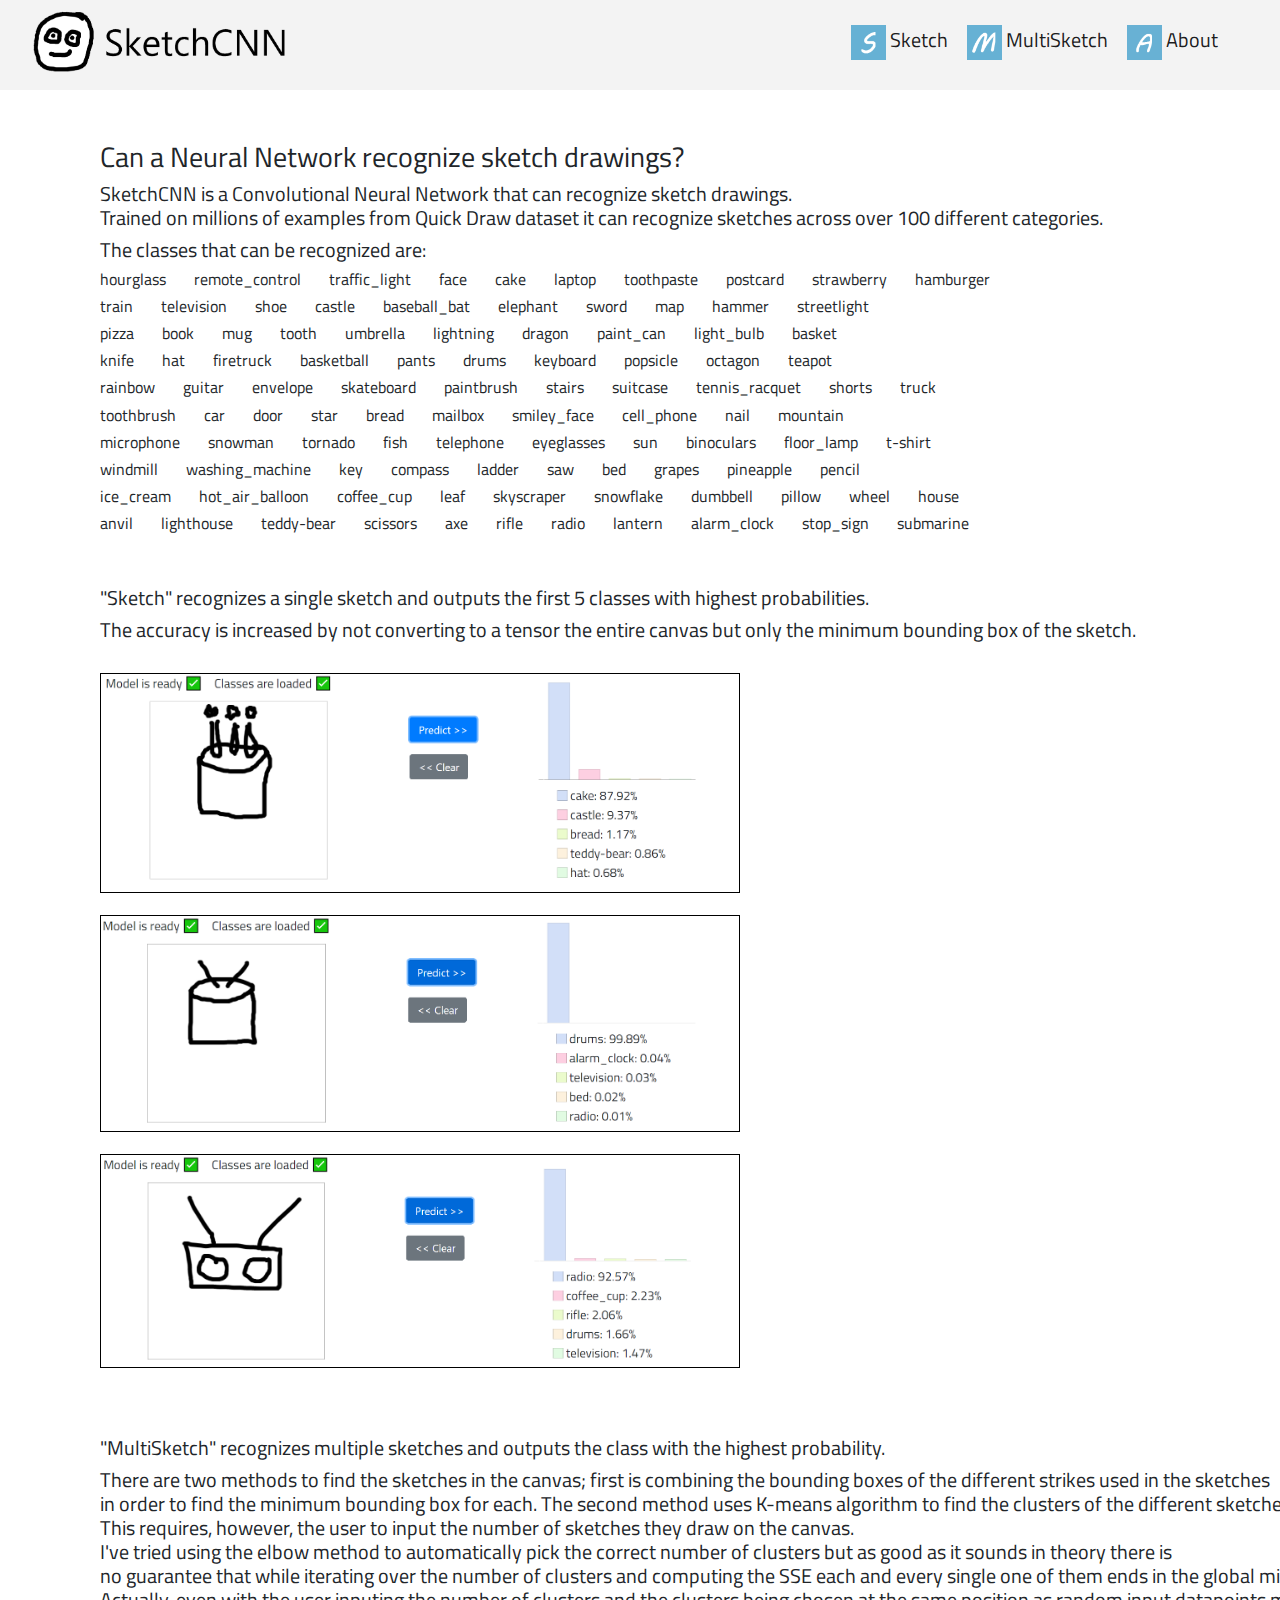
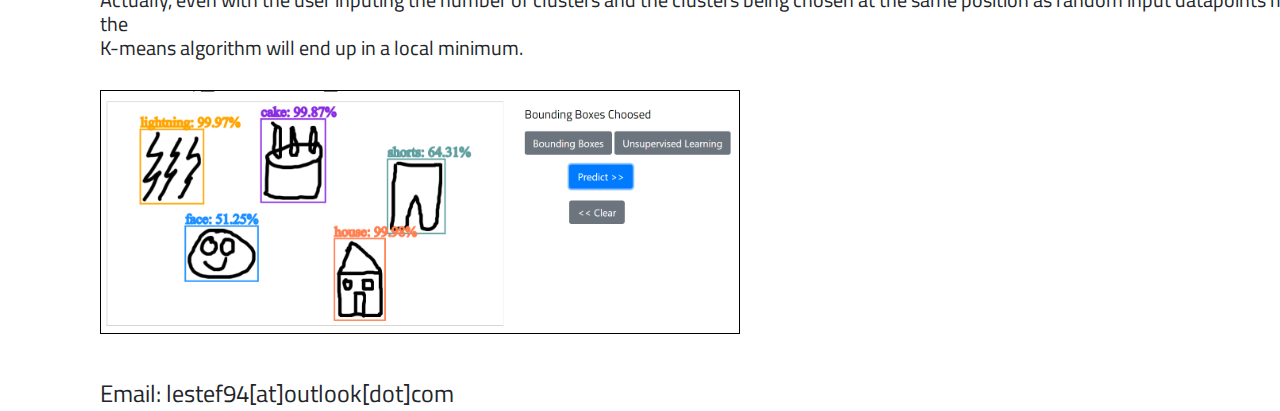
<file: about.html>
<!DOCTYPE html>
<head>
    <title>SketchCNN</title>
    <link rel="stylesheet" href="https://stackpath.bootstrapcdn.com/bootstrap/4.3.1/css/bootstrap.min.css" integrity="sha384-ggOyR0iXCbMQv3Xipma34MD+dH/1fQ784/j6cY/iJTQUOhcWr7x9JvoRxT2MZw1T" crossorigin="anonymous">
    <link rel="stylesheet" href="css/custom.css">
    <link rel="stylesheet" href="https://maxcdn.bootstrapcdn.com/bootstrap/4.1.0/css/bootstrap.min.css"/>
    <link href="https://fonts.googleapis.com/css?family=Titillium+Web&display=swap" rel="stylesheet">
    <script src="js/scripts.js"></script>
    <script src="https://ajax.googleapis.com/ajax/libs/jquery/3.3.1/jquery.min.js"></script>
    <script src="https://d3js.org/d3.v5.min.js"></script>

</head>

<body>
    <div id="mainbar">
        <img class="logo" style="display:inline;" src="images/logo.png">
        <div class="float-right" style="display:inline;">
        <nav class="navbar navbar-light bg-grey"  style="display:inline;">
            <a class="navbar-brand" href="index.html">
            <img src="images/sletter.png" width="35" height="35" class="d-inline-block align-top" alt="">
            Sketch
            </a>

            <a class="navbar-brand" href="multisketch.html">
            <img src="images/mletter.png" width="35" height="35" class="d-inline-block align-top" alt="">
            MultiSketch
            </a>

            <a class="navbar-brand" href="about.html">
            <img src="images/aletter.png" width="35" height="35" class="d-inline-block align-top" alt="">
            About
            </a>
        </nav>
        </div>
    </div>
    <div id="paragraphes">
        <h3>Can a Neural Network recognize sketch drawings?</h3>
        <h5>SketchCNN is a Convolutional Neural Network that can recognize sketch drawings. <br>
        Trained on millions of examples from Quick Draw dataset it can recognize sketches across over 100 different categories. <h5>
        <h5>The classes that can be recognized are:</h5>
        <h6>hourglass &nbsp; &nbsp; &nbsp; remote_control &nbsp; &nbsp; &nbsp; traffic_light &nbsp; &nbsp; &nbsp; face &nbsp; &nbsp; &nbsp; cake &nbsp; &nbsp; &nbsp; laptop &nbsp; &nbsp; &nbsp; toothpaste &nbsp; &nbsp; &nbsp; postcard &nbsp; &nbsp; &nbsp; strawberry &nbsp; &nbsp; &nbsp; hamburger</h6>
        <h6>train &nbsp; &nbsp; &nbsp; television &nbsp; &nbsp; &nbsp; shoe &nbsp; &nbsp; &nbsp; castle &nbsp; &nbsp; &nbsp; baseball_bat &nbsp; &nbsp; &nbsp; elephant &nbsp; &nbsp; &nbsp; sword &nbsp; &nbsp; &nbsp; map &nbsp; &nbsp; &nbsp; hammer &nbsp; &nbsp; &nbsp; streetlight</h6>
        <h6>pizza &nbsp; &nbsp; &nbsp; book &nbsp; &nbsp; &nbsp; mug &nbsp; &nbsp; &nbsp; tooth &nbsp; &nbsp; &nbsp; umbrella &nbsp; &nbsp; &nbsp; lightning &nbsp; &nbsp; &nbsp; dragon &nbsp; &nbsp; &nbsp; paint_can &nbsp; &nbsp; &nbsp; light_bulb &nbsp; &nbsp; &nbsp; basket</h6>
        <h6>knife &nbsp; &nbsp; &nbsp; hat &nbsp; &nbsp; &nbsp; firetruck &nbsp; &nbsp; &nbsp; basketball &nbsp; &nbsp; &nbsp; pants &nbsp; &nbsp; &nbsp; drums &nbsp; &nbsp; &nbsp; keyboard &nbsp; &nbsp; &nbsp; popsicle &nbsp; &nbsp; &nbsp; octagon &nbsp; &nbsp; &nbsp; teapot</h6>
        <h6>rainbow &nbsp; &nbsp; &nbsp; guitar &nbsp; &nbsp; &nbsp; envelope &nbsp; &nbsp; &nbsp; skateboard &nbsp; &nbsp; &nbsp; paintbrush &nbsp; &nbsp; &nbsp; stairs &nbsp; &nbsp; &nbsp; suitcase &nbsp; &nbsp; &nbsp; tennis_racquet &nbsp; &nbsp; &nbsp; shorts &nbsp; &nbsp; &nbsp; truck</h6>
        <h6>toothbrush &nbsp; &nbsp; &nbsp; car &nbsp; &nbsp; &nbsp; door &nbsp; &nbsp; &nbsp; star &nbsp; &nbsp; &nbsp; bread &nbsp; &nbsp; &nbsp; mailbox &nbsp; &nbsp; &nbsp; smiley_face &nbsp; &nbsp; &nbsp; cell_phone &nbsp; &nbsp; &nbsp; nail &nbsp; &nbsp; &nbsp; mountain</h6>   
        <h6>microphone &nbsp; &nbsp; &nbsp; snowman &nbsp; &nbsp; &nbsp; tornado &nbsp; &nbsp; &nbsp; fish &nbsp; &nbsp; &nbsp; telephone &nbsp; &nbsp; &nbsp; eyeglasses &nbsp; &nbsp; &nbsp; sun &nbsp; &nbsp; &nbsp; binoculars &nbsp; &nbsp; &nbsp; floor_lamp &nbsp; &nbsp; &nbsp; t-shirt</h6>
        <h6>windmill &nbsp; &nbsp; &nbsp; washing_machine &nbsp; &nbsp; &nbsp; key &nbsp; &nbsp; &nbsp; compass &nbsp; &nbsp; &nbsp; ladder &nbsp; &nbsp; &nbsp; saw &nbsp; &nbsp; &nbsp; bed &nbsp; &nbsp; &nbsp; grapes &nbsp; &nbsp; &nbsp; pineapple &nbsp; &nbsp; &nbsp; pencil</h6>
        <h6>ice_cream &nbsp; &nbsp; &nbsp; hot_air_balloon &nbsp; &nbsp; &nbsp; coffee_cup &nbsp; &nbsp; &nbsp; leaf &nbsp; &nbsp; &nbsp; skyscraper &nbsp; &nbsp; &nbsp; snowflake &nbsp; &nbsp; &nbsp; dumbbell &nbsp; &nbsp; &nbsp; pillow &nbsp; &nbsp; &nbsp; wheel &nbsp; &nbsp; &nbsp; house</h6>
        <h6>anvil &nbsp; &nbsp; &nbsp; lighthouse &nbsp; &nbsp; &nbsp; teddy-bear &nbsp; &nbsp; &nbsp; scissors &nbsp; &nbsp; &nbsp; axe &nbsp; &nbsp; &nbsp; rifle &nbsp; &nbsp; &nbsp; radio &nbsp; &nbsp; &nbsp; lantern &nbsp; &nbsp; &nbsp; alarm_clock &nbsp; &nbsp; &nbsp; stop_sign &nbsp; &nbsp; &nbsp; submarine</h6>
        </br>
        </br>
        <h5>"Sketch" recognizes a single sketch and outputs the first 5 classes with highest probabilities.</h5>
        <h5>The accuracy is increased by not converting to a tensor the entire canvas but only the minimum bounding box of the sketch.</h5>
        </br>
        <img src="images/cake.png" alt="Cake" width="50%" height="50%" style="border:1px solid black"></br></br>
        <img src="images/drums.png" alt="Drums" width="50%" height="50%" style="border:1px solid black"></br></br>
        <img src="images/radio.png" alt="Radio" width="50%" height="50%" style="border:1px solid black"></br></br>
        </br>
        </br>
        <h5>"MultiSketch" recognizes multiple sketches and outputs the class with the highest probability.</h5>
        <h5>There are two methods to find the sketches in the canvas; first is combining the bounding boxes of the different strikes used in the sketches</br>
            in order to find the minimum bounding box for each. The second method uses K-means algorithm to find the clusters of the different sketches.</br>
            This requires, however, the user to input the number of sketches they draw on the canvas.</br>
            I've tried using the elbow method to automatically pick the correct number of clusters but as good as it sounds in theory there is</br>
            no guarantee that while iterating over the number of clusters and computing the SSE each and every single one of them ends in the global minimum.</br>
            Actually, even with the user inputing the number of clusters and the clusters being chosen at the same position as random input datapoints many times the</br>
            K-means algorithm will end up in a local minimum.</br>
        </h5>
        </br>
        <img src="images/multisketch.png" alt="Cake" width="50%" height="50%" style="border:1px solid black"></br></br>
        </br>
        <h4>
            Email: lestef94[at]outlook[dot]com
        </h4>
    </div> 
</body>
</html>
</file>
<file: css/custom.css>
body {
  overflow-x: hidden;
}
.hidden-thing {
  position: absolute;
  left: 100%;
  width: 50px;
  height: 50px;
  opacity: 0;
}

/*For legend color squares*/

.foo {
  float: left;
  width: 20px;
  height: 20px;
  margin: 5px;
  border: 1px solid rgba(0, 0, 0, .2);
}

.color1 {
  background: rgba(32,94,219,0.2);
}

.color2 {
  background: rgba(247,13,106,0.2);
}

.color3 {
  background: rgba(154,233,1,0.2);
}

.color4 {
  background: rgba(247,184,83,0.2);
}

.color5 {
  background: rgba(105,236,112,0.2);
}

/**/

#canvas {
	border: 1px solid #aaaaaa;
}

#canvas_multi_sketch {
	border: 1px solid #aaaaaa;
}

#mainbar {
  position: absolute;
  top: 0;
  left: 0;
  width: 100%;
  height: 90px;
  background-color: #f3f3f3;
  padding: 0px;
  text-align: left;
}

#paragraphes {
  position: relative;
  top: 140px;
  left: 100px;
  font-family: 'Titillium Web', sans-serif;
  font-size: 15px;
}

#canvasCNN {
  position: relative;
  background: white;
  width: 400px;
  height: 400px;
  top: 160px;
  left: 200px;
}

#canvasCNNmulti {
  position: relative;
  background: white;
  width: 400px;
  height: 400px;
  top: 160px;
  left: 80px;
}

#buttons {
  position: relative;
  top:  190px;
  left: 175px;
}

#selectmodel {
  position: relative;
  top:  170px;
  left: 400px;
  font-family: 'Titillium Web', sans-serif;
  font-size: 15px;
}

#buttonsBoundingBoxKMeans {
  position: relative;
  top:  190px;
  left: 400px;
}

#KMeansParameter {
  position: relative;
  top:  200px;
  left: 400px;
  font-family: 'Titillium Web', sans-serif;
  font-size: 15px;
}

#question{
  font-family: 'Titillium Web', sans-serif;
  font-size: 20px;
}

#buttonsmulti {
  position: relative;
  top:  210px;
  left: 490px;
}

#chartDiv {
  position: relative;
  top:  120px;
  left: -100px;
}

.logo {
  width: 300px;
  height: 81px;
  padding-left: 25px;
  padding-top: 5px;
}

.float-right{
  padding-top: 20px;
  padding-right: 30px;
  font-family: 'Titillium Web', sans-serif;
  font-size: 15px;
}

.predictions {
  position: relative;
  top: 120px;
  left: -70px;
  font-family: 'Titillium Web', sans-serif;
  font-size: 18px;
}

#prediction-text {
  font-size: 25px;
  font-family: 'Titillium Web', sans-serif;
}

.column {
  float: left;
  width: 33.33%;
  padding: 0px;
}

/* Clear floats after the columns */
.row:after {
  content: "";
  display: table;
  clear: both;
}
</file>
